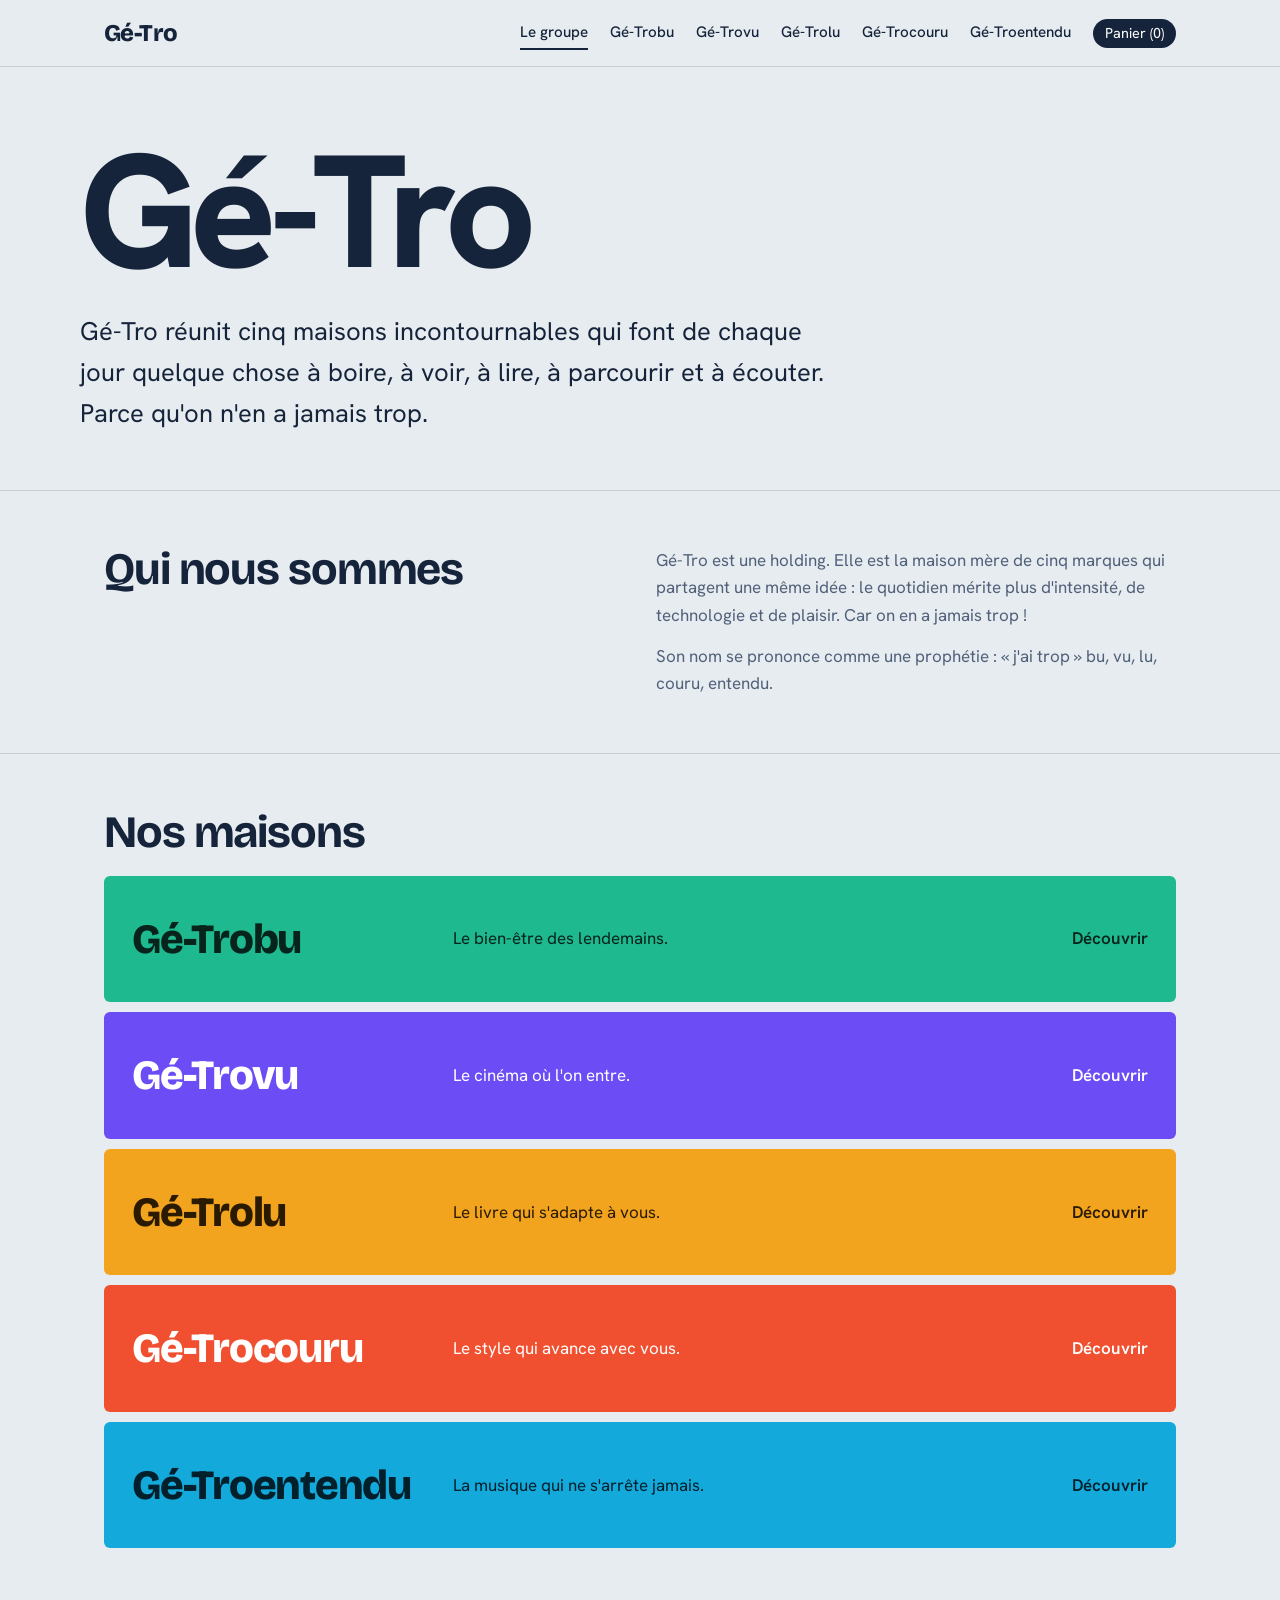
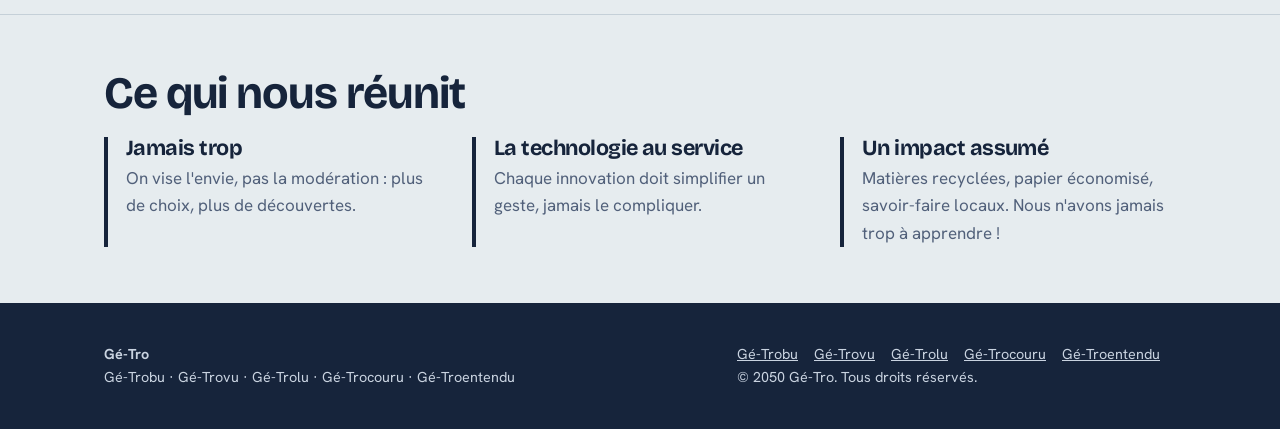
<file: index.html>
<!doctype html>
<html lang="fr">

<head>
  <meta charset="utf-8">
  <meta name="viewport" content="width=device-width,initial-scale=1">
  <title>Gé-Tro | On n'en a jamais trop</title>
  <meta name="description" content="Gé-Tro, la holding qui n'en a jamais trop.">
  <link rel="preconnect" href="https://fonts.googleapis.com">
  <link rel="preconnect" href="https://fonts.gstatic.com" crossorigin>
  <link
    href="https://fonts.googleapis.com/css2?family=Bricolage+Grotesque:opsz,wght@12..96,700;12..96,800&family=Hanken+Grotesk:wght@400;500;600&display=swap"
    rel="stylesheet">
  <link rel="stylesheet" href="style.css">
</head>

<body>
  <header>
    <div class="wrap">
      <nav aria-label="Principale"><a class="logo" href="index.html">Gé-Tro</a><a href="index.html"
          aria-current="page">Le groupe</a><a href="trobu.html">Gé-Trobu</a><a href="trovu.html">Gé-Trovu</a><a
          href="trolu.html">Gé-Trolu</a><a href="trocouru.html">Gé-Trocouru</a><a
          href="troentendu.html">Gé-Troentendu</a><span id="cart" aria-live="polite">Panier (0)</span></nav>
    </div>
  </header>
  <main id="main">
    <div class="wrap hero">
      <div class="wm" aria-label="Gé-Tro"><span>Gé-Tro</span><span class="sfx" aria-hidden="true"><span
                        class="b1">bu</span><span class="b2">vu</span><span class="b3">lu</span><span
                        class="b4">couru</span><span
                        class="b4">entendu</span></span></div>
      <p class="lead">Gé-Tro réunit cinq maisons incontournables qui font de chaque jour quelque chose à boire, à voir,
        à lire, à parcourir et à écouter. Parce qu'on n'en a jamais trop.</p>
    </div>
    <section>
      <div class="wrap cols">
        <div>
          <h2>Qui nous sommes</h2>
        </div>
        <div class="txt">
          <p>Gé-Tro est une holding. Elle est la maison mère de cinq marques qui partagent une même idée : le quotidien
            mérite plus d'intensité, de technologie et de plaisir. Car on en a jamais trop !</p>
          <p>Son nom se prononce comme une prophétie : « j'ai trop » bu, vu, lu, couru, entendu.</p>
        </div>
      </div>
    </section>
    <section>
      <div class="wrap">
        <h2>Nos maisons</h2>
        <a class="row" style="--c:var(--bu);--on:#06241c" href="trobu.html"><span class="n">Gé-Trobu</span><span>Le
            bien-être des lendemains.</span><span class="go">Découvrir</span></a>
        <a class="row" style="--c:var(--vu);--on:#fff" href="trovu.html"><span class="n">Gé-Trovu</span><span>Le cinéma
            où l'on entre.</span><span class="go">Découvrir</span></a>
        <a class="row" style="--c:var(--lu);--on:#2a1a00" href="trolu.html"><span class="n">Gé-Trolu</span><span>Le
            livre qui s'adapte à vous.</span><span class="go">Découvrir</span></a>
        <a class="row" style="--c:var(--cou);--on:#fff" href="trocouru.html"><span class="n">Gé-Trocouru</span><span>Le
            style qui avance avec vous.</span><span class="go">Découvrir</span></a>
        <a class="row" style="--c:var(--en);--on:#02202c" href="troentendu.html"><span
            class="n">Gé-Troentendu</span><span>La musique qui ne s'arrête jamais.</span><span
            class="go">Découvrir</span></a>
      </div>
    </section>
    <section>
      <div class="wrap">
        <h2>Ce qui nous réunit</h2>
        <div class="cols">
          <div class="val">
            <h3>Jamais trop</h3>
            <p>On vise l'envie, pas la modération : plus de choix, plus de découvertes.</p>
          </div>
          <div class="val">
            <h3>La technologie au service</h3>
            <p>Chaque innovation doit simplifier un geste, jamais le compliquer.</p>
          </div>
          <div class="val">
            <h3>Un impact assumé</h3>
            <p>Matières recyclées, papier économisé, savoir-faire locaux. Nous n'avons jamais trop à apprendre !</p>
          </div>
        </div>
      </div>
    </section>
  </main>
  <footer>
    <div class="wrap">
      <div><strong>Gé-Tro</strong><br>Gé-Trobu · Gé-Trovu · Gé-Trolu · Gé-Trocouru · Gé-Troentendu</div>
      <div><a href="trobu.html">Gé-Trobu</a><a href="trovu.html">Gé-Trovu</a><a href="trolu.html">Gé-Trolu</a><a
          href="trocouru.html">Gé-Trocouru</a><a href="troentendu.html">Gé-Troentendu</a><br>© 2050 Gé-Tro. Tous droits
        réservés.</div>
    </div>
  </footer>
  <script src="script.js"></script>
</body>

</html>
</file>
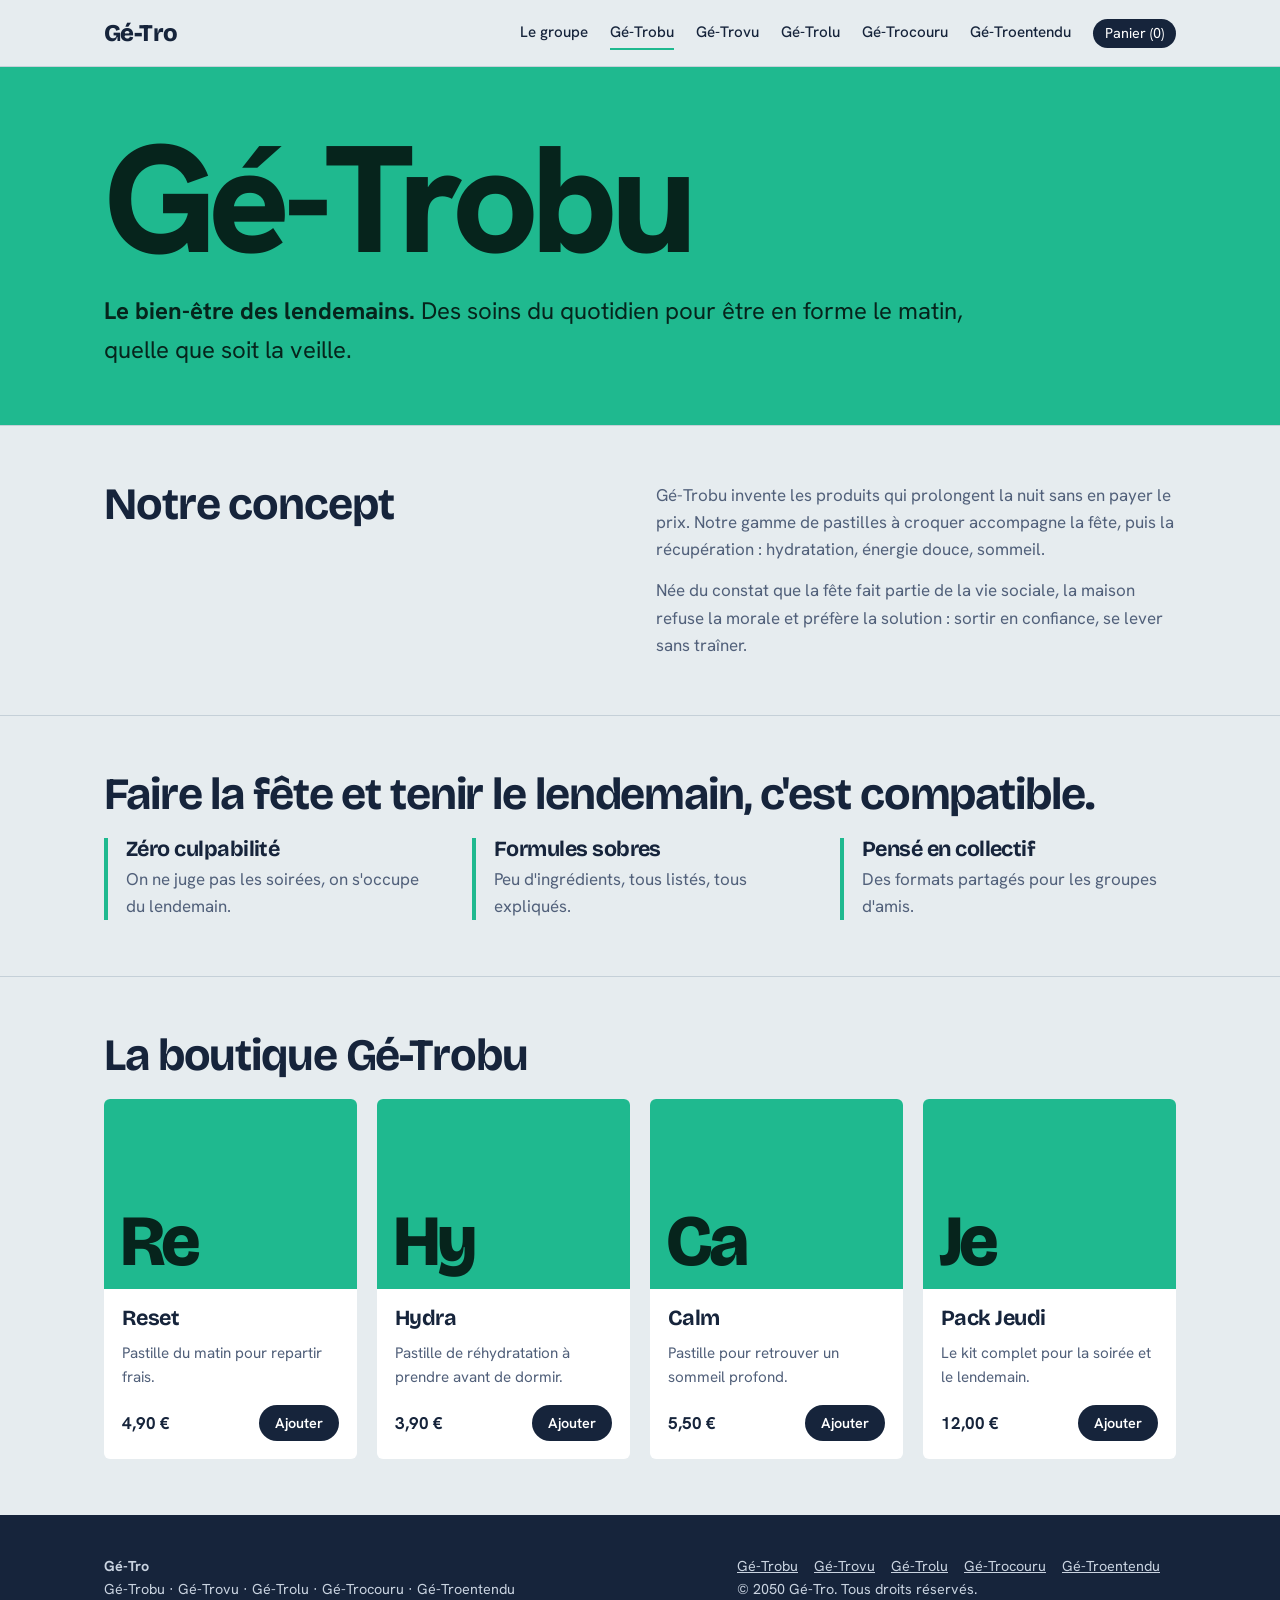
<file: trobu.html>
<!doctype html>
<html lang="fr">

<head>
  <meta charset="utf-8">
  <meta name="viewport" content="width=device-width,initial-scale=1">
  <title>Gé-Trobu | Gé-Tro</title>
  <meta name="description" content="Gé-Tro, la holding qui n'en a jamais trop.">
  <link rel="preconnect" href="https://fonts.googleapis.com">
  <link rel="preconnect" href="https://fonts.gstatic.com" crossorigin>
  <link
    href="https://fonts.googleapis.com/css2?family=Bricolage+Grotesque:opsz,wght@12..96,700;12..96,800&family=Hanken+Grotesk:wght@400;500;600&display=swap"
    rel="stylesheet">
  <link rel="stylesheet" href="style.css">
</head>

<body style="--c:var(--bu)">
  <header>
    <div class="wrap">
      <nav aria-label="Principale"><a class="logo" href="index.html">Gé-Tro</a><a href="index.html">Le groupe</a><a
          href="trobu.html" aria-current="page">Gé-Trobu</a><a href="trovu.html">Gé-Trovu</a><a
          href="trolu.html">Gé-Trolu</a><a href="trocouru.html">Gé-Trocouru</a><a
          href="troentendu.html">Gé-Troentendu</a><span id="cart" aria-live="polite">Panier (0)</span></nav>
    </div>
  </header>
  <main id="main">
    <div class="pitch" style="--on:#06241c">
      <div class="wrap">
        <div class="wm"><span>Gé-Tro</span><span>bu</span></div>
        <p class="lead"><strong>Le bien-être des lendemains.</strong> Des soins du quotidien pour être en forme le
          matin, quelle que soit la veille.</p>
      </div>
    </div>
    <section>
      <div class="wrap cols">
        <div>
          <h2>Notre concept</h2>
        </div>
        <div class="txt">
          <p>Gé-Trobu invente les produits qui prolongent la nuit sans en payer le prix. Notre gamme de pastilles à
            croquer accompagne la fête, puis la récupération : hydratation, énergie douce, sommeil.</p>
          <p>Née du constat que la fête fait partie de la vie sociale, la maison refuse la morale et préfère la solution
            : sortir en confiance, se lever sans traîner.</p>
        </div>
      </div>
    </section>
    <section>
      <div class="wrap">
        <h2>Faire la fête et tenir le lendemain, c'est compatible.</h2>
        <div class="cols">
          <div class="val">
            <h3>Zéro culpabilité</h3>
            <p>On ne juge pas les soirées, on s'occupe du lendemain.</p>
          </div>
          <div class="val">
            <h3>Formules sobres</h3>
            <p>Peu d'ingrédients, tous listés, tous expliqués.</p>
          </div>
          <div class="val">
            <h3>Pensé en collectif</h3>
            <p>Des formats partagés pour les groupes d'amis.</p>
          </div>
        </div>
      </div>
    </section>
    <section id="boutique">
      <div class="wrap">
        <h2>La boutique Gé-Trobu</h2>
        <div class="shop">
          <article class="p">
            <div class="vis" style="--on:#06241c" aria-hidden="true">Re</div>
            <div class="in">
              <h3>Reset</h3>
              <p>Pastille du matin pour repartir frais.</p>
              <div class="pr"><span>4,90 €</span><button data-add>Ajouter</button></div>
            </div>
          </article>
          <article class="p">
            <div class="vis" style="--on:#06241c" aria-hidden="true">Hy</div>
            <div class="in">
              <h3>Hydra</h3>
              <p>Pastille de réhydratation à prendre avant de dormir.</p>
              <div class="pr"><span>3,90 €</span><button data-add>Ajouter</button></div>
            </div>
          </article>
          <article class="p">
            <div class="vis" style="--on:#06241c" aria-hidden="true">Ca</div>
            <div class="in">
              <h3>Calm</h3>
              <p>Pastille pour retrouver un sommeil profond.</p>
              <div class="pr"><span>5,50 €</span><button data-add>Ajouter</button></div>
            </div>
          </article>
          <article class="p">
            <div class="vis" style="--on:#06241c" aria-hidden="true">Je</div>
            <div class="in">
              <h3>Pack Jeudi</h3>
              <p>Le kit complet pour la soirée et le lendemain.</p>
              <div class="pr"><span>12,00 €</span><button data-add>Ajouter</button></div>
            </div>
          </article>
        </div>
      </div>
    </section>
  </main>
  <footer>
    <div class="wrap">
      <div><strong>Gé-Tro</strong><br>Gé-Trobu · Gé-Trovu · Gé-Trolu · Gé-Trocouru · Gé-Troentendu</div>
      <div><a href="trobu.html">Gé-Trobu</a><a href="trovu.html">Gé-Trovu</a><a href="trolu.html">Gé-Trolu</a><a
          href="trocouru.html">Gé-Trocouru</a><a href="troentendu.html">Gé-Troentendu</a><br>© 2050 Gé-Tro. Tous droits
        réservés.</div>
    </div>
  </footer>
  <script src="script.js"></script>
</body>

</html>
</file>
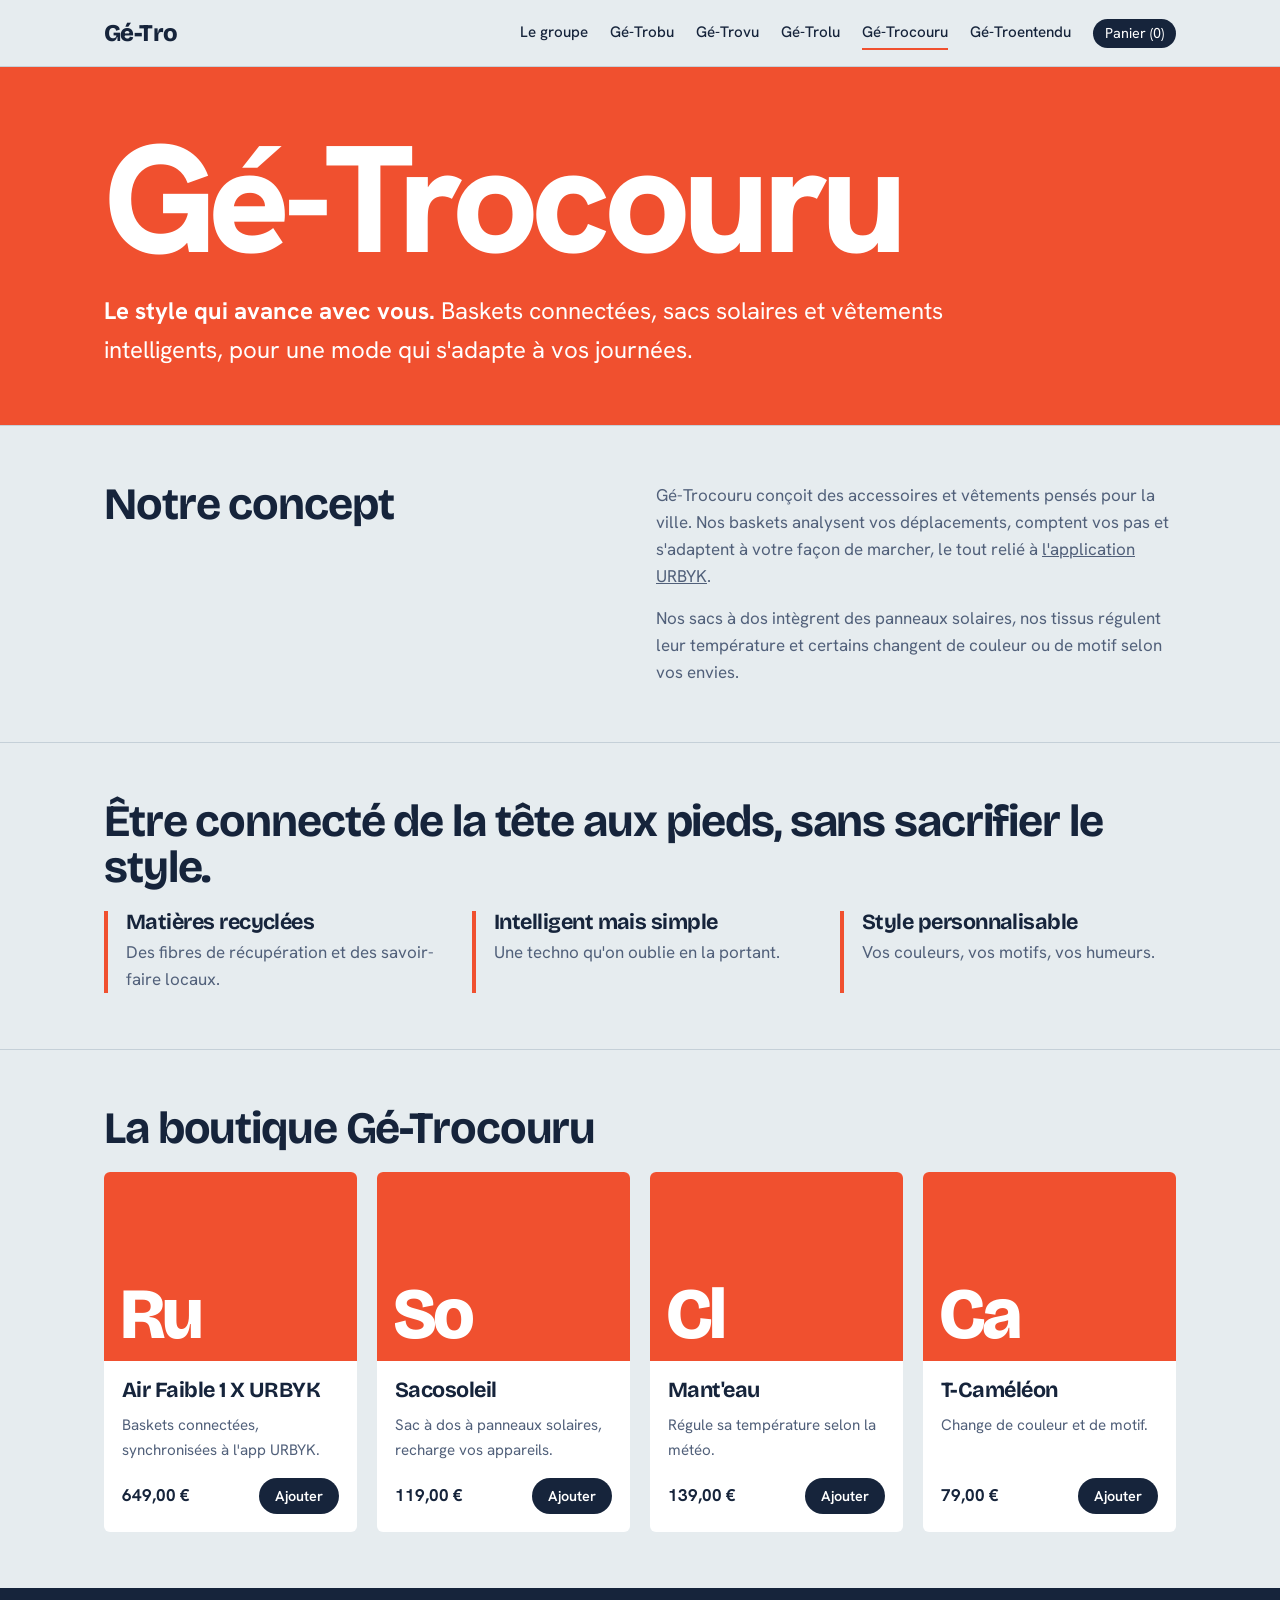
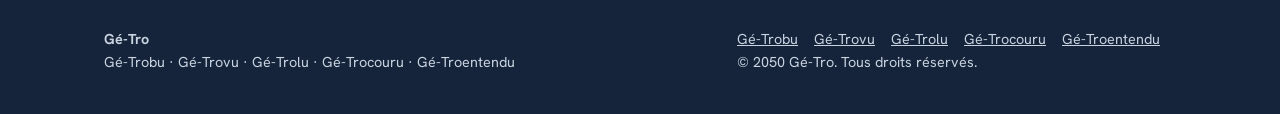
<file: trocouru.html>
<!doctype html>
<html lang="fr">

<head>
  <meta charset="utf-8">
  <meta name="viewport" content="width=device-width,initial-scale=1">
  <title>Gé-Trocouru | Gé-Tro</title>
  <meta name="description" content="Gé-Tro, la holding qui n'en a jamais trop.">
  <link rel="preconnect" href="https://fonts.googleapis.com">
  <link rel="preconnect" href="https://fonts.gstatic.com" crossorigin>
  <link
    href="https://fonts.googleapis.com/css2?family=Bricolage+Grotesque:opsz,wght@12..96,700;12..96,800&family=Hanken+Grotesk:wght@400;500;600&display=swap"
    rel="stylesheet">
  <link rel="stylesheet" href="style.css">
</head>

<body style="--c:var(--cou)">
  <header>
    <div class="wrap">
      <nav aria-label="Principale"><a class="logo" href="index.html">Gé-Tro</a><a href="index.html">Le groupe</a><a
          href="trobu.html">Gé-Trobu</a><a href="trovu.html">Gé-Trovu</a><a href="trolu.html">Gé-Trolu</a><a
          href="trocouru.html" aria-current="page">Gé-Trocouru</a><a href="troentendu.html">Gé-Troentendu</a>
          <span id="cart" aria-live="polite">Panier (0)</span>
      </nav>
    </div>
  </header>
  <main id="main">
    <div class="pitch" style="--on:#fff">
      <div class="wrap">
        <div class="wm"><span>Gé-Tro</span><span>couru</span></div>
        <p class="lead"><strong>Le style qui avance avec vous.</strong> Baskets connectées, sacs solaires et vêtements
          intelligents, pour une mode qui s'adapte à vos journées.</p>
      </div>
    </div>
    <section>
      <div class="wrap cols">
        <div>
          <h2>Notre concept</h2>
        </div>
        <div class="txt">
          <p>Gé-Trocouru conçoit des accessoires et vêtements pensés pour la ville. Nos baskets analysent vos
            déplacements, comptent vos pas et s'adaptent à votre façon de marcher, le tout relié à <a href="https://www.linkedin.com/company/urbyk/home/">l'application URBYK</a>.
          </p>
          <p>Nos sacs à dos intègrent des panneaux solaires, nos tissus régulent leur température et certains changent
            de couleur ou de motif selon vos envies.</p>
        </div>
      </div>
    </section>
    <section>
      <div class="wrap">
        <h2>Être connecté de la tête aux pieds, sans sacrifier le style.</h2>
        <div class="cols">
          <div class="val">
            <h3>Matières recyclées</h3>
            <p>Des fibres de récupération et des savoir-faire locaux.</p>
          </div>
          <div class="val">
            <h3>Intelligent mais simple</h3>
            <p>Une techno qu'on oublie en la portant.</p>
          </div>
          <div class="val">
            <h3>Style personnalisable</h3>
            <p>Vos couleurs, vos motifs, vos humeurs.</p>
          </div>
        </div>
      </div>
    </section>
    <section id="boutique">
      <div class="wrap">
        <h2>La boutique Gé-Trocouru</h2>
        <div class="shop">
          <article class="p">
            <div class="vis" style="--on:#fff" aria-hidden="true">Ru</div>
            <div class="in">
              <h3>Air Faible 1 X URBYK</h3>
              <p>Baskets connectées, synchronisées à l'app URBYK.</p>
              <div class="pr"><span>649,00 €</span><button data-add>Ajouter</button></div>
            </div>
          </article>
          <article class="p">
            <div class="vis" style="--on:#fff" aria-hidden="true">So</div>
            <div class="in">
              <h3>Sacosoleil</h3>
              <p>Sac à dos à panneaux solaires, recharge vos appareils.</p>
              <div class="pr"><span>119,00 €</span><button data-add>Ajouter</button></div>
            </div>
          </article>
          <article class="p">
            <div class="vis" style="--on:#fff" aria-hidden="true">Cl</div>
            <div class="in">
              <h3>Mant'eau</h3>
              <p>Régule sa température selon la météo.</p>
              <div class="pr"><span>139,00 €</span><button data-add>Ajouter</button></div>
            </div>
          </article>
          <article class="p">
            <div class="vis" style="--on:#fff" aria-hidden="true">Ca</div>
            <div class="in">
              <h3>T-Caméléon</h3>
              <p>Change de couleur et de motif.</p>
              <div class="pr"><span>79,00 €</span><button data-add>Ajouter</button></div>
            </div>
          </article>
        </div>
      </div>
    </section>
  </main>
  <footer>
    <div class="wrap">
      <div><strong>Gé-Tro</strong><br>Gé-Trobu · Gé-Trovu · Gé-Trolu · Gé-Trocouru · Gé-Troentendu</div>
      <div><a href="trobu.html">Gé-Trobu</a><a href="trovu.html">Gé-Trovu</a><a href="trolu.html">Gé-Trolu</a><a
          href="trocouru.html">Gé-Trocouru</a><a href="troentendu.html">Gé-Troentendu</a><br>© 2050 Gé-Tro. Tous droits
        réservés.</div>
    </div>
  </footer>
  <script src="script.js"></script>
</body>

</html>
</file>
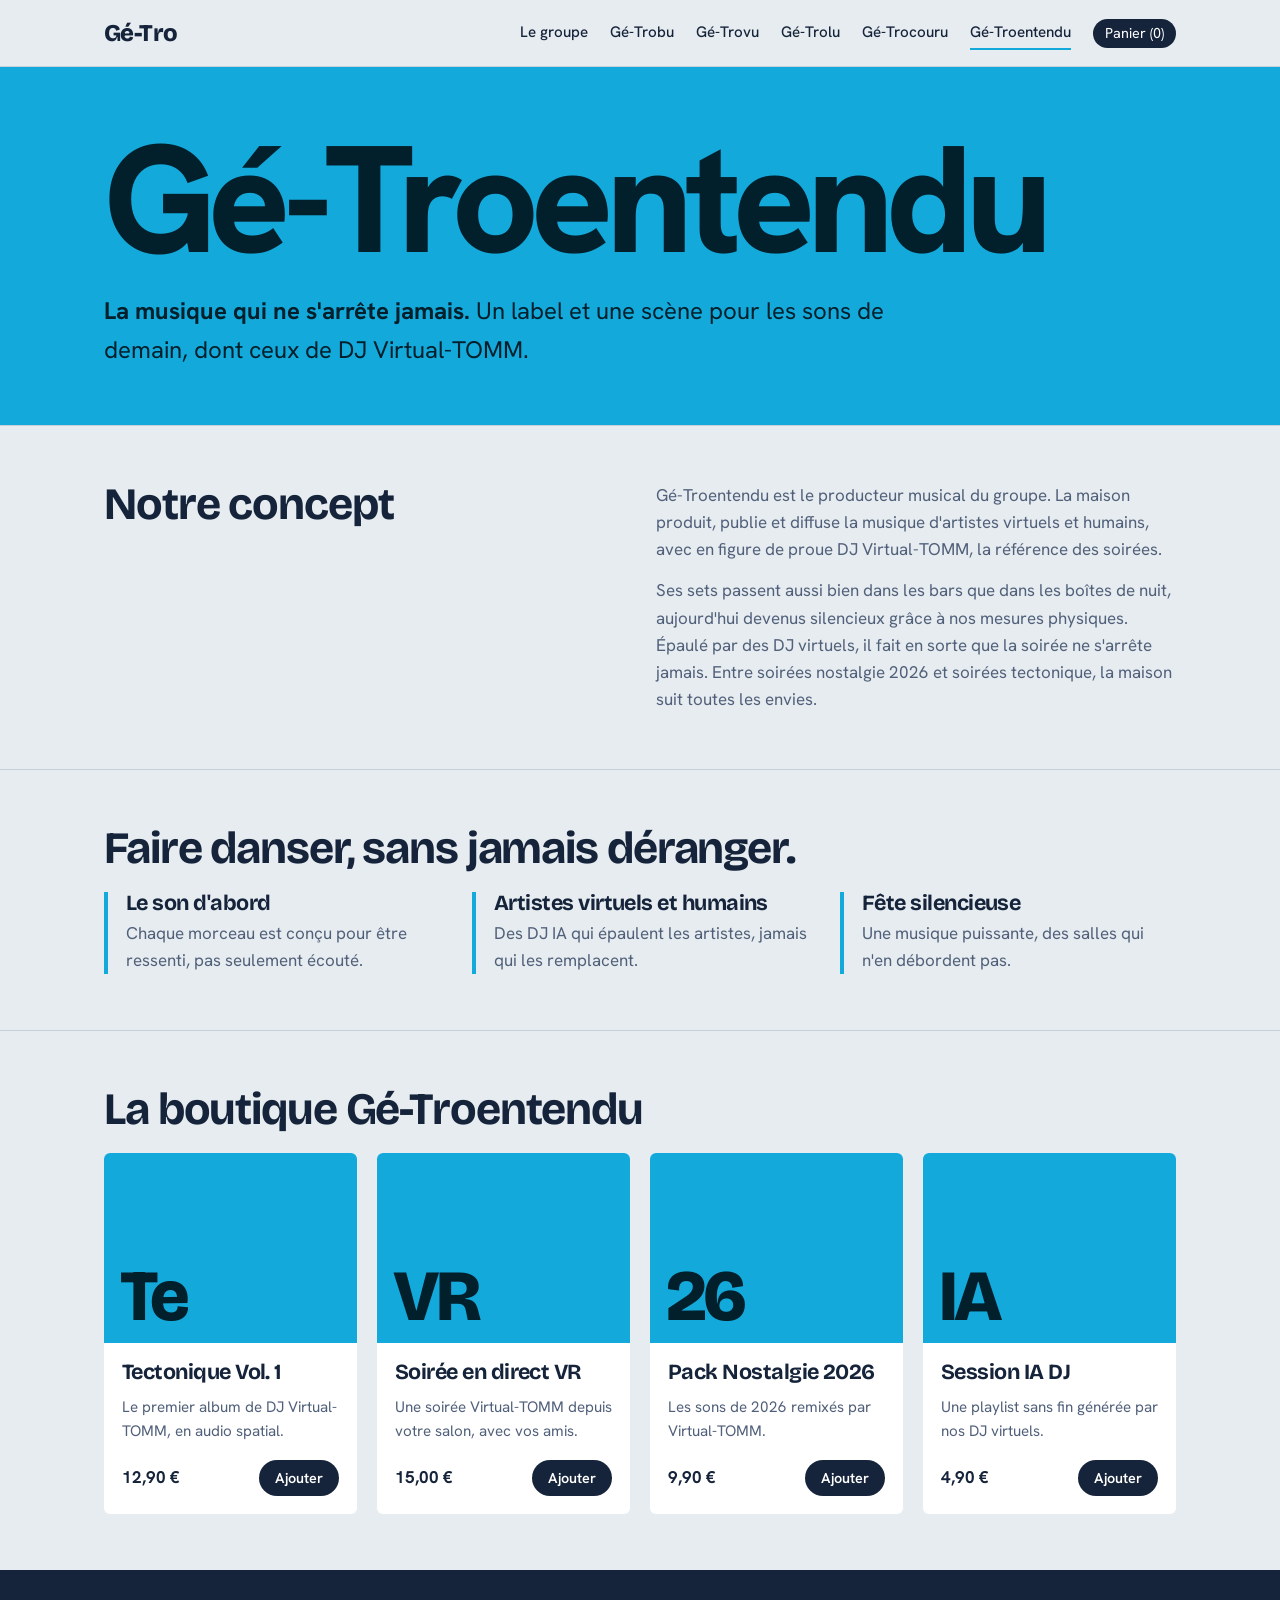
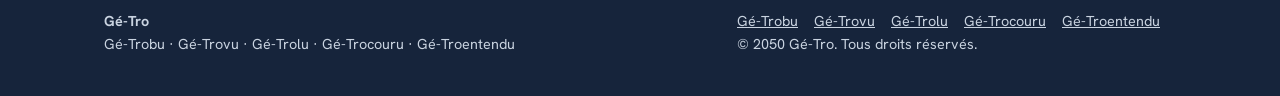
<file: troentendu.html>
<!doctype html>
<html lang="fr">

<head>
  <meta charset="utf-8">
  <meta name="viewport" content="width=device-width,initial-scale=1">
  <title>Gé-Troentendu | Gé-Tro</title>
  <meta name="description" content="Gé-Tro, la holding qui n'en a jamais trop.">
  <link rel="preconnect" href="https://fonts.googleapis.com">
  <link rel="preconnect" href="https://fonts.gstatic.com" crossorigin>
  <link
    href="https://fonts.googleapis.com/css2?family=Bricolage+Grotesque:opsz,wght@12..96,700;12..96,800&family=Hanken+Grotesk:wght@400;500;600&display=swap"
    rel="stylesheet">
  <link rel="stylesheet" href="style.css">
</head>

<body style="--c:var(--en)">
  <header>
    <div class="wrap">
      <nav aria-label="Principale"><a class="logo" href="index.html">Gé-Tro</a><a href="index.html">Le groupe</a><a
          href="trobu.html">Gé-Trobu</a><a href="trovu.html">Gé-Trovu</a><a href="trolu.html">Gé-Trolu</a><a
          href="trocouru.html">Gé-Trocouru</a><a href="troentendu.html" aria-current="page">Gé-Troentendu</a><span
          id="cart" aria-live="polite">Panier (0)</span></nav>
    </div>
  </header>
  <main id="main">
    <div class="pitch" style="--on:#02202c">
      <div class="wrap">
        <div class="wm"><span>Gé-Tro</span><span>entendu</span></div>
        <p class="lead"><strong>La musique qui ne s'arrête jamais.</strong> Un label et une scène pour les sons de
          demain, dont ceux de DJ Virtual-TOMM.</p>
      </div>
    </div>
    <section>
      <div class="wrap cols">
        <div>
          <h2>Notre concept</h2>
        </div>
        <div class="txt">
          <p>Gé-Troentendu est le producteur musical du groupe. La maison produit, publie et diffuse la musique
            d'artistes virtuels et humains, avec en figure de proue DJ Virtual-TOMM, la référence des soirées.</p>
          <p>Ses sets passent aussi bien dans les bars que dans les boîtes de nuit, aujourd'hui devenus silencieux grâce
            à nos mesures physiques. Épaulé par des DJ virtuels, il fait en sorte que la soirée ne s'arrête jamais.
            Entre soirées nostalgie 2026 et soirées tectonique, la maison suit toutes les envies.</p>
        </div>
      </div>
    </section>
    <section>
      <div class="wrap">
        <h2>Faire danser, sans jamais déranger.</h2>
        <div class="cols">
          <div class="val">
            <h3>Le son d'abord</h3>
            <p>Chaque morceau est conçu pour être ressenti, pas seulement écouté.</p>
          </div>
          <div class="val">
            <h3>Artistes virtuels et humains</h3>
            <p>Des DJ IA qui épaulent les artistes, jamais qui les remplacent.</p>
          </div>
          <div class="val">
            <h3>Fête silencieuse</h3>
            <p>Une musique puissante, des salles qui n'en débordent pas.</p>
          </div>
        </div>
      </div>
    </section>
    <section id="boutique">
      <div class="wrap">
        <h2>La boutique Gé-Troentendu</h2>
        <div class="shop">
          <article class="p">
            <div class="vis" style="--on:#02202c" aria-hidden="true">Te</div>
            <div class="in">
              <h3>Tectonique Vol. 1</h3>
              <p>Le premier album de DJ Virtual-TOMM, en audio spatial.</p>
              <div class="pr"><span>12,90 €</span><button data-add>Ajouter</button></div>
            </div>
          </article>
          <article class="p">
            <div class="vis" style="--on:#02202c" aria-hidden="true">VR</div>
            <div class="in">
              <h3>Soirée en direct VR</h3>
              <p>Une soirée Virtual-TOMM depuis votre salon, avec vos amis.</p>
              <div class="pr"><span>15,00 €</span><button data-add>Ajouter</button></div>
            </div>
          </article>
          <article class="p">
            <div class="vis" style="--on:#02202c" aria-hidden="true">26</div>
            <div class="in">
              <h3>Pack Nostalgie 2026</h3>
              <p>Les sons de 2026 remixés par Virtual-TOMM.</p>
              <div class="pr"><span>9,90 €</span><button data-add>Ajouter</button></div>
            </div>
          </article>
          <article class="p">
            <div class="vis" style="--on:#02202c" aria-hidden="true">IA</div>
            <div class="in">
              <h3>Session IA DJ</h3>
              <p>Une playlist sans fin générée par nos DJ virtuels.</p>
              <div class="pr"><span>4,90 €</span><button data-add>Ajouter</button></div>
            </div>
          </article>
        </div>
      </div>
    </section>
  </main>
  <footer>
    <div class="wrap">
      <div><strong>Gé-Tro</strong><br>Gé-Trobu · Gé-Trovu · Gé-Trolu · Gé-Trocouru · Gé-Troentendu</div>
      <div><a href="trobu.html">Gé-Trobu</a><a href="trovu.html">Gé-Trovu</a><a href="trolu.html">Gé-Trolu</a><a
          href="trocouru.html">Gé-Trocouru</a><a href="troentendu.html">Gé-Troentendu</a><br>© 2050 Gé-Tro. Tous droits
        réservés.</div>
    </div>
  </footer>
  <script src="script.js"></script>
</body>

</html>
</file>
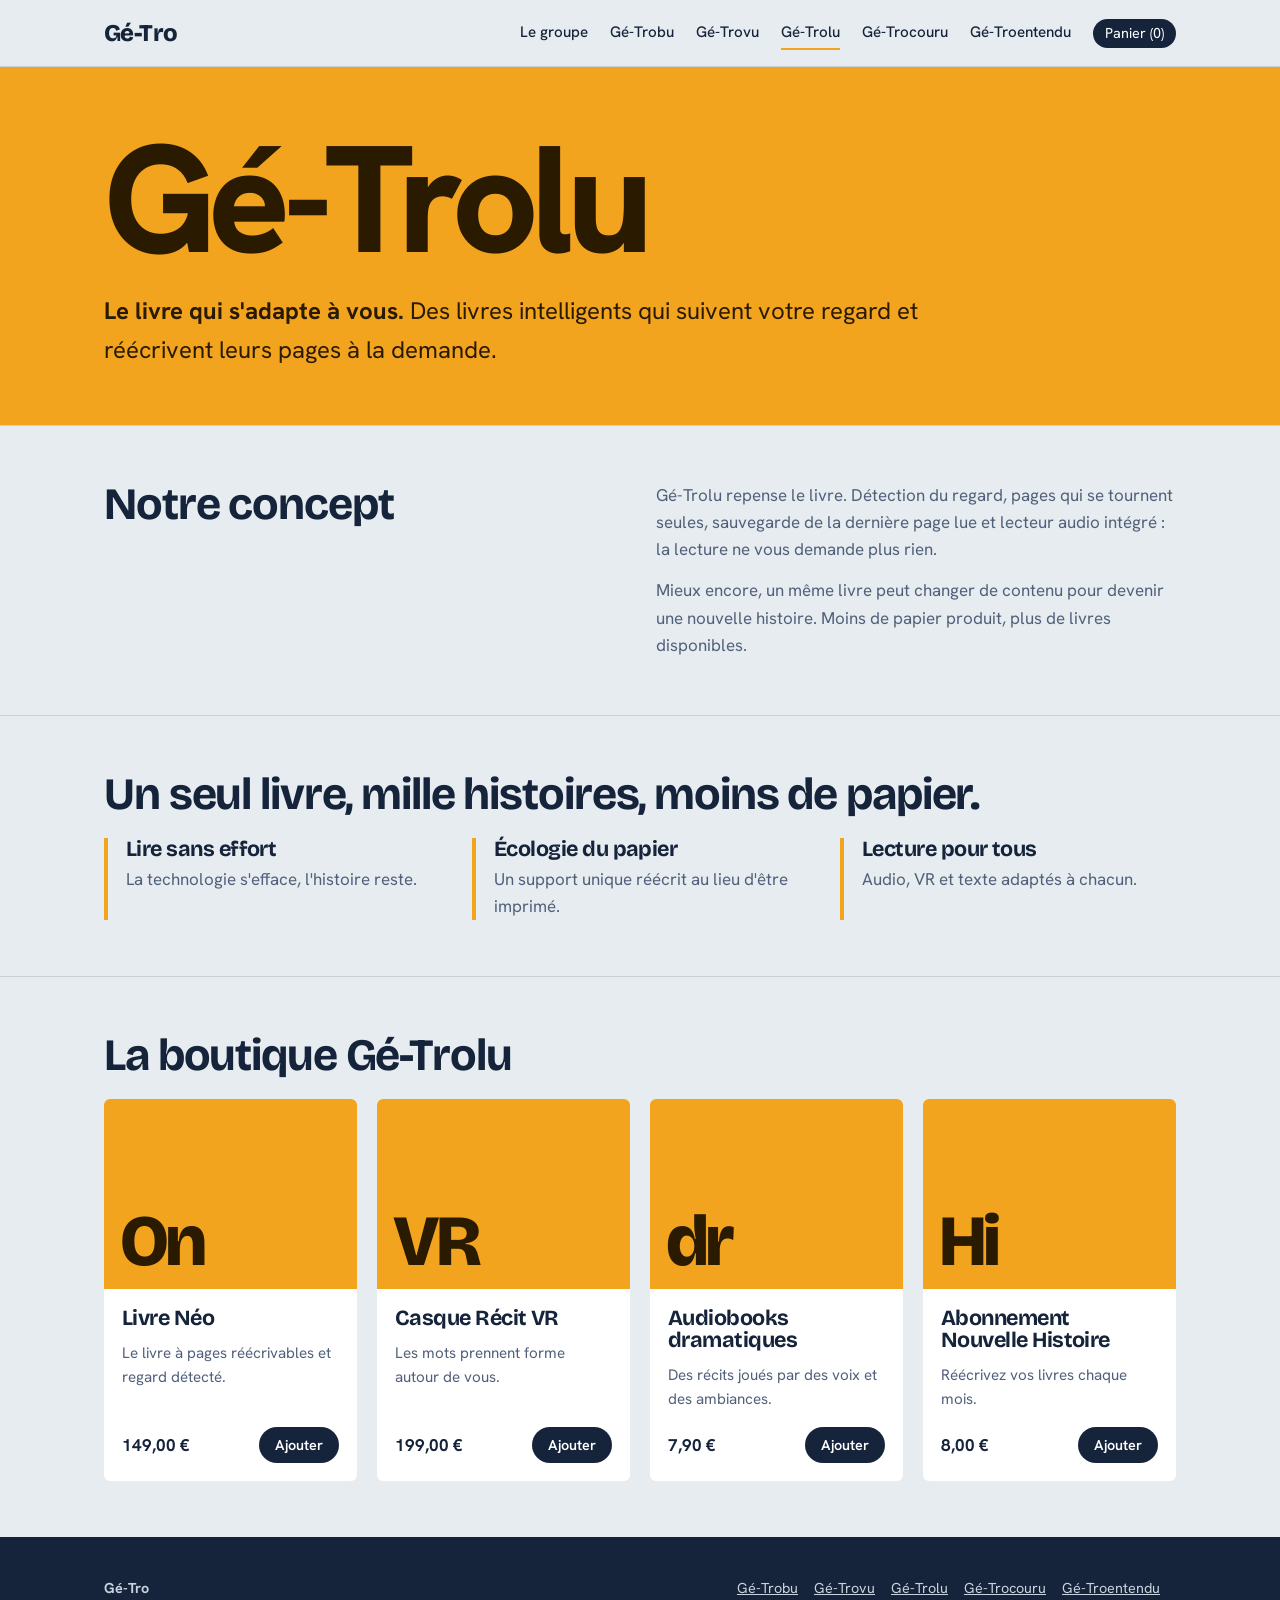
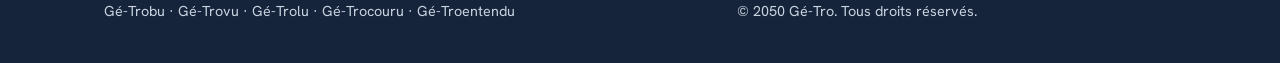
<file: trolu.html>
<!doctype html>
<html lang="fr">

<head>
  <meta charset="utf-8">
  <meta name="viewport" content="width=device-width,initial-scale=1">
  <title>Gé-Trolu | Gé-Tro</title>
  <meta name="description" content="Gé-Tro, la holding qui n'en a jamais trop.">
  <link rel="preconnect" href="https://fonts.googleapis.com">
  <link rel="preconnect" href="https://fonts.gstatic.com" crossorigin>
  <link
    href="https://fonts.googleapis.com/css2?family=Bricolage+Grotesque:opsz,wght@12..96,700;12..96,800&family=Hanken+Grotesk:wght@400;500;600&display=swap"
    rel="stylesheet">
  <link rel="stylesheet" href="style.css">
</head>

<body style="--c:var(--lu)">
  <header>
    <div class="wrap">
      <nav aria-label="Principale"><a class="logo" href="index.html">Gé-Tro</a><a href="index.html">Le groupe</a><a
          href="trobu.html">Gé-Trobu</a><a href="trovu.html">Gé-Trovu</a><a href="trolu.html"
          aria-current="page">Gé-Trolu</a><a href="trocouru.html">Gé-Trocouru</a><a
          href="troentendu.html">Gé-Troentendu</a><span id="cart" aria-live="polite">Panier (0)</span></nav>
    </div>
  </header>
  <main id="main">
    <div class="pitch" style="--on:#2a1a00">
      <div class="wrap">
        <div class="wm"><span>Gé-Tro</span><span>lu</span></div>
        <p class="lead"><strong>Le livre qui s'adapte à vous.</strong> Des livres intelligents qui suivent votre regard
          et réécrivent leurs pages à la demande.</p>
      </div>
    </div>
    <section>
      <div class="wrap cols">
        <div>
          <h2>Notre concept</h2>
        </div>
        <div class="txt">
          <p>Gé-Trolu repense le livre. Détection du regard, pages qui se tournent seules, sauvegarde de la dernière
            page lue et lecteur audio intégré : la lecture ne vous demande plus rien.</p>
          <p>Mieux encore, un même livre peut changer de contenu pour devenir une nouvelle histoire. Moins de papier
            produit, plus de livres disponibles.</p>
        </div>
      </div>
    </section>
    <section>
      <div class="wrap">
        <h2>Un seul livre, mille histoires, moins de papier.</h2>
        <div class="cols">
          <div class="val">
            <h3>Lire sans effort</h3>
            <p>La technologie s'efface, l'histoire reste.</p>
          </div>
          <div class="val">
            <h3>Écologie du papier</h3>
            <p>Un support unique réécrit au lieu d'être imprimé.</p>
          </div>
          <div class="val">
            <h3>Lecture pour tous</h3>
            <p>Audio, VR et texte adaptés à chacun.</p>
          </div>
        </div>
      </div>
    </section>
    <section id="boutique">
      <div class="wrap">
        <h2>La boutique Gé-Trolu</h2>
        <div class="shop">
          <article class="p">
            <div class="vis" style="--on:#2a1a00" aria-hidden="true">On</div>
            <div class="in">
              <h3>Livre Néo</h3>
              <p>Le livre à pages réécrivables et regard détecté.</p>
              <div class="pr"><span>149,00 €</span><button data-add>Ajouter</button></div>
            </div>
          </article>
          <article class="p">
            <div class="vis" style="--on:#2a1a00" aria-hidden="true">VR</div>
            <div class="in">
              <h3>Casque Récit VR</h3>
              <p>Les mots prennent forme autour de vous.</p>
              <div class="pr"><span>199,00 €</span><button data-add>Ajouter</button></div>
            </div>
          </article>
          <article class="p">
            <div class="vis" style="--on:#2a1a00" aria-hidden="true">dr</div>
            <div class="in">
              <h3>Audiobooks dramatiques</h3>
              <p>Des récits joués par des voix et des ambiances.</p>
              <div class="pr"><span>7,90 €</span><button data-add>Ajouter</button></div>
            </div>
          </article>
          <article class="p">
            <div class="vis" style="--on:#2a1a00" aria-hidden="true">Hi</div>
            <div class="in">
              <h3>Abonnement Nouvelle Histoire</h3>
              <p>Réécrivez vos livres chaque mois.</p>
              <div class="pr"><span>8,00 €</span><button data-add>Ajouter</button></div>
            </div>
          </article>
        </div>
      </div>
    </section>
  </main>
  <footer>
    <div class="wrap">
      <div><strong>Gé-Tro</strong><br>Gé-Trobu · Gé-Trovu · Gé-Trolu · Gé-Trocouru · Gé-Troentendu</div>
      <div><a href="trobu.html">Gé-Trobu</a><a href="trovu.html">Gé-Trovu</a><a href="trolu.html">Gé-Trolu</a><a
          href="trocouru.html">Gé-Trocouru</a><a href="troentendu.html">Gé-Troentendu</a><br>© 2050 Gé-Tro. Tous droits
        réservés.</div>
    </div>
  </footer>
  <script src="script.js"></script>
</body>

</html>
</file>
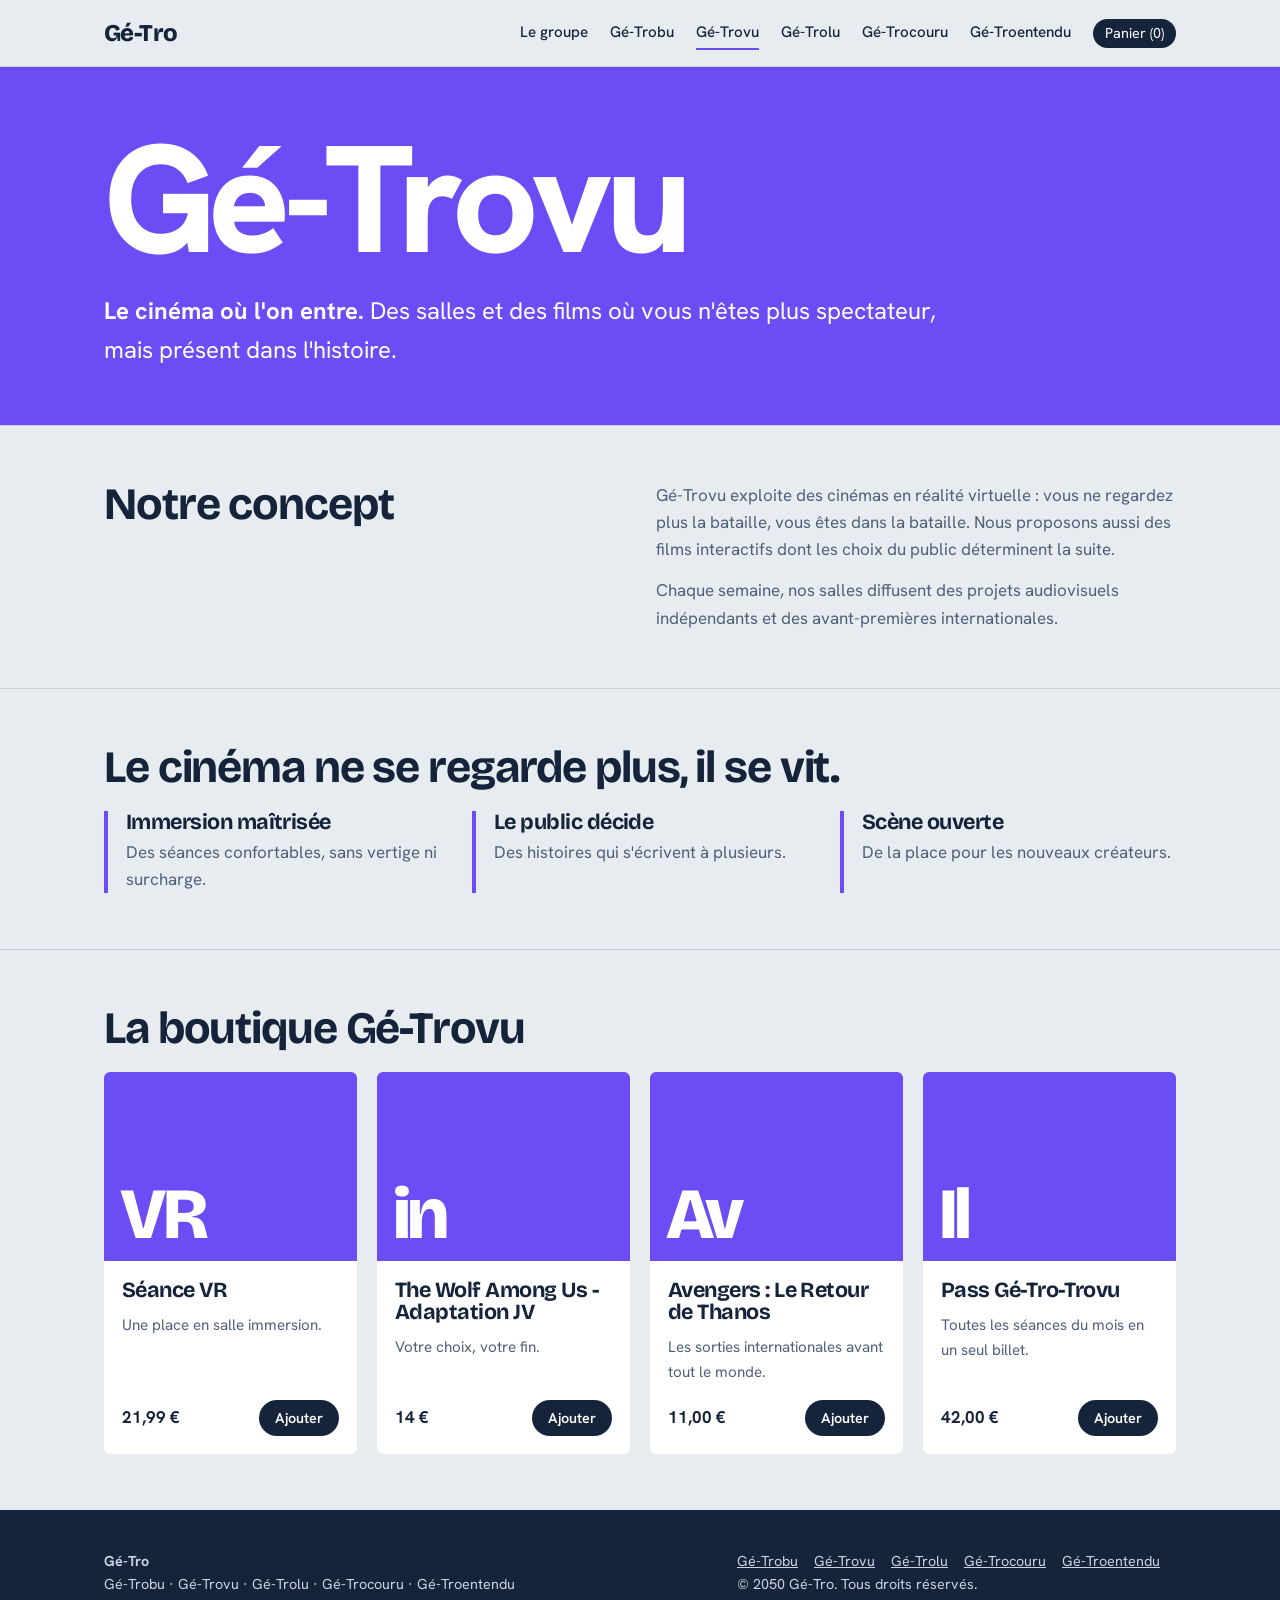
<file: trovu.html>
<!doctype html>
<html lang="fr">

<head>
  <meta charset="utf-8">
  <meta name="viewport" content="width=device-width,initial-scale=1">
  <title>Gé-Trovu | Gé-Tro</title>
  <meta name="description" content="Gé-Tro, la holding qui n'en a jamais trop.">
  <link rel="preconnect" href="https://fonts.googleapis.com">
  <link rel="preconnect" href="https://fonts.gstatic.com" crossorigin>
  <link
    href="https://fonts.googleapis.com/css2?family=Bricolage+Grotesque:opsz,wght@12..96,700;12..96,800&family=Hanken+Grotesk:wght@400;500;600&display=swap"
    rel="stylesheet">
  <link rel="stylesheet" href="style.css">
</head>

<body style="--c:var(--vu)">
  <header>
    <div class="wrap">
      <nav aria-label="Principale"><a class="logo" href="index.html">Gé-Tro</a><a href="index.html">Le groupe</a><a
          href="trobu.html">Gé-Trobu</a><a href="trovu.html" aria-current="page">Gé-Trovu</a><a
          href="trolu.html">Gé-Trolu</a><a href="trocouru.html">Gé-Trocouru</a><a
          href="troentendu.html">Gé-Troentendu</a><span id="cart" aria-live="polite">Panier (0)</span></nav>
    </div>
  </header>
  <main id="main">
    <div class="pitch" style="--on:#fff">
      <div class="wrap">
        <div class="wm"><span>Gé-Tro</span><span>vu</span></div>
        <p class="lead"><strong>Le cinéma où l'on entre.</strong> Des salles et des films où vous n'êtes plus
          spectateur, mais présent dans l'histoire.</p>
      </div>
    </div>
    <section>
      <div class="wrap cols">
        <div>
          <h2>Notre concept</h2>
        </div>
        <div class="txt">
          <p>Gé-Trovu exploite des cinémas en réalité virtuelle : vous ne regardez plus la bataille, vous êtes dans la
            bataille. Nous proposons aussi des films interactifs dont les choix du public déterminent la suite.</p>
          <p>Chaque semaine, nos salles diffusent des projets audiovisuels indépendants et des avant-premières
            internationales.</p>
        </div>
      </div>
    </section>
    <section>
      <div class="wrap">
        <h2>Le cinéma ne se regarde plus, il se vit.</h2>
        <div class="cols">
          <div class="val">
            <h3>Immersion maîtrisée</h3>
            <p>Des séances confortables, sans vertige ni surcharge.</p>
          </div>
          <div class="val">
            <h3>Le public décide</h3>
            <p>Des histoires qui s'écrivent à plusieurs.</p>
          </div>
          <div class="val">
            <h3>Scène ouverte</h3>
            <p>De la place pour les nouveaux créateurs.</p>
          </div>
        </div>
      </div>
    </section>
    <section id="boutique">
      <div class="wrap">
        <h2>La boutique Gé-Trovu</h2>
        <div class="shop">
          <article class="p">
            <div class="vis" style="--on:#fff" aria-hidden="true">VR</div>
            <div class="in">
              <h3>Séance VR</h3>
              <p>Une place en salle immersion.</p>
              <div class="pr"><span>21,99 €</span><button data-add>Ajouter</button></div>
            </div>
          </article>
          <article class="p">
            <div class="vis" style="--on:#fff" aria-hidden="true">in</div>
            <div class="in">
              <h3>The Wolf Among Us - Adaptation JV</h3>
              <p>Votre choix, votre fin.</p>
              <div class="pr"><span>14 €</span><button data-add>Ajouter</button></div>
            </div>
          </article>
          <article class="p">
            <div class="vis" style="--on:#fff" aria-hidden="true">Av</div>
            <div class="in">
              <h3>Avengers : Le Retour de Thanos</h3>
              <p>Les sorties internationales avant tout le monde.</p>
              <div class="pr"><span>11,00 €</span><button data-add>Ajouter</button></div>
            </div>
          </article>
          <article class="p">
            <div class="vis" style="--on:#fff" aria-hidden="true">Il</div>
            <div class="in">
              <h3>Pass Gé-Tro-Trovu</h3>
              <p>Toutes les séances du mois en un seul billet.</p>
              <div class="pr"><span>42,00 €</span><button data-add>Ajouter</button></div>
            </div>
          </article>
        </div>
      </div>
    </section>
  </main>
  <footer>
    <div class="wrap">
      <div><strong>Gé-Tro</strong><br>Gé-Trobu · Gé-Trovu · Gé-Trolu · Gé-Trocouru · Gé-Troentendu</div>
      <div><a href="trobu.html">Gé-Trobu</a><a href="trovu.html">Gé-Trovu</a><a href="trolu.html">Gé-Trolu</a><a
          href="trocouru.html">Gé-Trocouru</a><a href="troentendu.html">Gé-Troentendu</a><br>© 2050 Gé-Tro. Tous droits
        réservés.</div>
    </div>
  </footer>
  <script src="script.js"></script>
</body>

</html>
</file>
<file: style.css>
@import url('https://fonts.googleapis.com/css2?family=Bricolage+Grotesque:opsz,wght@12..96,700;12..96,800&family=Hanken+Grotesk:wght@400;500;600&display=swap');
:root{--bg:#E6ECEF;--ink:#16243B;--mute:#51607a;--line:#c5d0d8;--c:#16243B;--on:#fff;
--bu:#1FB98F;--vu:#6B4CF5;--lu:#F2A41F;--cou:#F0502F;--en:#14A9DB;
--f-titre:"Bricolage Grotesque",system-ui,sans-serif;
--f-texte:"Hanken Grotesk",system-ui,sans-serif}
*{box-sizing:border-box;margin:0}
html{scroll-behavior:smooth}
body{font:17px/1.6 var(--f-texte);background:var(--bg);color:var(--ink)}
h1,h2,h3,.logo{font-family:var(--f-titre);line-height:1.02;letter-spacing:-.025em}
a{color:inherit}
:focus-visible{outline:3px solid var(--c);outline-offset:3px}
.wrap{max-width:1120px;margin:0 auto;padding:0 24px}
header{border-bottom:1px solid var(--line)}
nav{display:flex;align-items:center;gap:6px 22px;flex-wrap:wrap;padding:16px 0}
.logo{font-weight:800;font-size:1.5rem;text-decoration:none;margin-right:auto}
nav a:not(.logo){text-decoration:none;font-size:.95rem;font-weight:500;padding:4px 0;border-bottom:2px solid transparent}
nav a:not(.logo):hover,nav a[aria-current]{border-color:var(--c)}
#cart{font-size:.9rem;background:var(--ink);color:#fff;border-radius:99px;padding:3px 12px}
.hero{padding:72px 0 56px}
.wm{font-weight:800;font-size:clamp(3.5rem, 13vw, 10rem);;line-height:.9;letter-spacing:-.05em;display:flex;flex-wrap:wrap;align-items:baseline}
.wm .sfx{display:inline-grid}
.wm .sfx span{grid-area:1/1;opacity:0;animation:cyc 12.5s infinite}
.wm .sfx span:nth-child(2){animation-delay:2.5s}.wm .sfx span:nth-child(3){animation-delay:5s}.wm .sfx span:nth-child(4){animation-delay:7.5s}.wm .sfx span:nth-child(5){animation-delay:10s}
@keyframes cyc{0%{opacity:0;transform:translateY(.25em)}3%,17%{opacity:1;transform:none}20%,100%{opacity:0;transform:translateY(-.25em)}}
.b1{color:var(--bu)}.b2{color:var(--vu)}.b3{color:var(--lu)}.b4{color:var(--cou)}.b5{color:var(--en)}
.hero p.lead{font-size:clamp(1.2rem,2.4vw,1.6rem);max-width:30em;margin-top:28px}
.lead{max-width:36em}
section{padding:56px 0;border-top:1px solid var(--line)}
h2{font-size:clamp(1.8rem,4vw,2.8rem);margin-bottom:20px}
h3{font-size:1.35rem;margin-bottom:6px}
.cols{display:grid;grid-template-columns:repeat(auto-fit,minmax(240px,1fr));gap:32px}
.cols p,.txt p{color:var(--mute)}
.txt{max-width:40em}.txt p+p{margin-top:14px}
.row{display:grid;grid-template-columns:minmax(140px,1fr) 2fr auto;gap:24px;align-items:center;padding:30px 28px;background:var(--c);color:var(--on);text-decoration:none;margin-bottom:10px;border-radius:6px;transition:transform .2s}
.row:hover{transform:translateX(6px)}
.row .n{font-family:var(--f-titre);font-weight:800;font-size:clamp(1.6rem,4vw,2.6rem);letter-spacing:-.03em}
.row .go{font-weight:600}
.pitch{padding:64px 0 56px;background:var(--c);color:var(--on)}
.pitch .wm{font-size:clamp(3.5rem,13vw,9.5rem)}
.pitch .lead{font-size:clamp(1.15rem,2.2vw,1.5rem);margin-top:24px}
.pitch nav{padding:0}
.val{border-left:4px solid var(--c);padding-left:18px}
.shop{display:grid;grid-template-columns:repeat(auto-fit,minmax(240px,1fr));gap:20px}
.p{background:#fff;border-radius:6px;overflow:hidden;display:flex;flex-direction:column}
.p .vis{aspect-ratio:4/3;background:var(--c);color:var(--on);display:flex;align-items:flex-end;padding:16px;font:800 4.5rem/.85 var(--f-titre);letter-spacing:-.05em}
.p .in{padding:18px;display:flex;flex-direction:column;gap:6px;flex:1}
.p p{font-size:.95rem;color:var(--mute);flex:1}
.p .pr{display:flex;justify-content:space-between;align-items:center;margin-top:10px;font-weight:700}
button{font:600 .9rem var(--f-texte);border:0;background:var(--ink);color:#fff;padding:9px 16px;border-radius:99px;cursor:pointer}
button:hover{background:var(--c)}
footer{background:var(--ink);color:#c9d3e0;padding:40px 0;font-size:.9rem}
footer .wrap{display:flex;flex-wrap:wrap;gap:12px 32px;justify-content:space-between}
footer a{margin-right:16px}
@media(max-width:700px){.row{grid-template-columns:1fr}}
@media(prefers-reduced-motion:reduce){.wm .sfx span{animation:none}.wm .sfx span:first-child{opacity:1}.row{transition:none}}


@media (max-width: 700px) {
  .hero {
    padding: 48px 20px 40px;
  }

  .hero .wm {
    font-size: clamp(3.2rem, 12vw, 5.5rem);
    line-height: 1;
    overflow-wrap: anywhere;
  }

  .hero p.lead {
    font-size: 1.15rem;
    line-height: 1.5;
    margin-top: 22px;
    max-width: 100%;
  }
}
</file>
